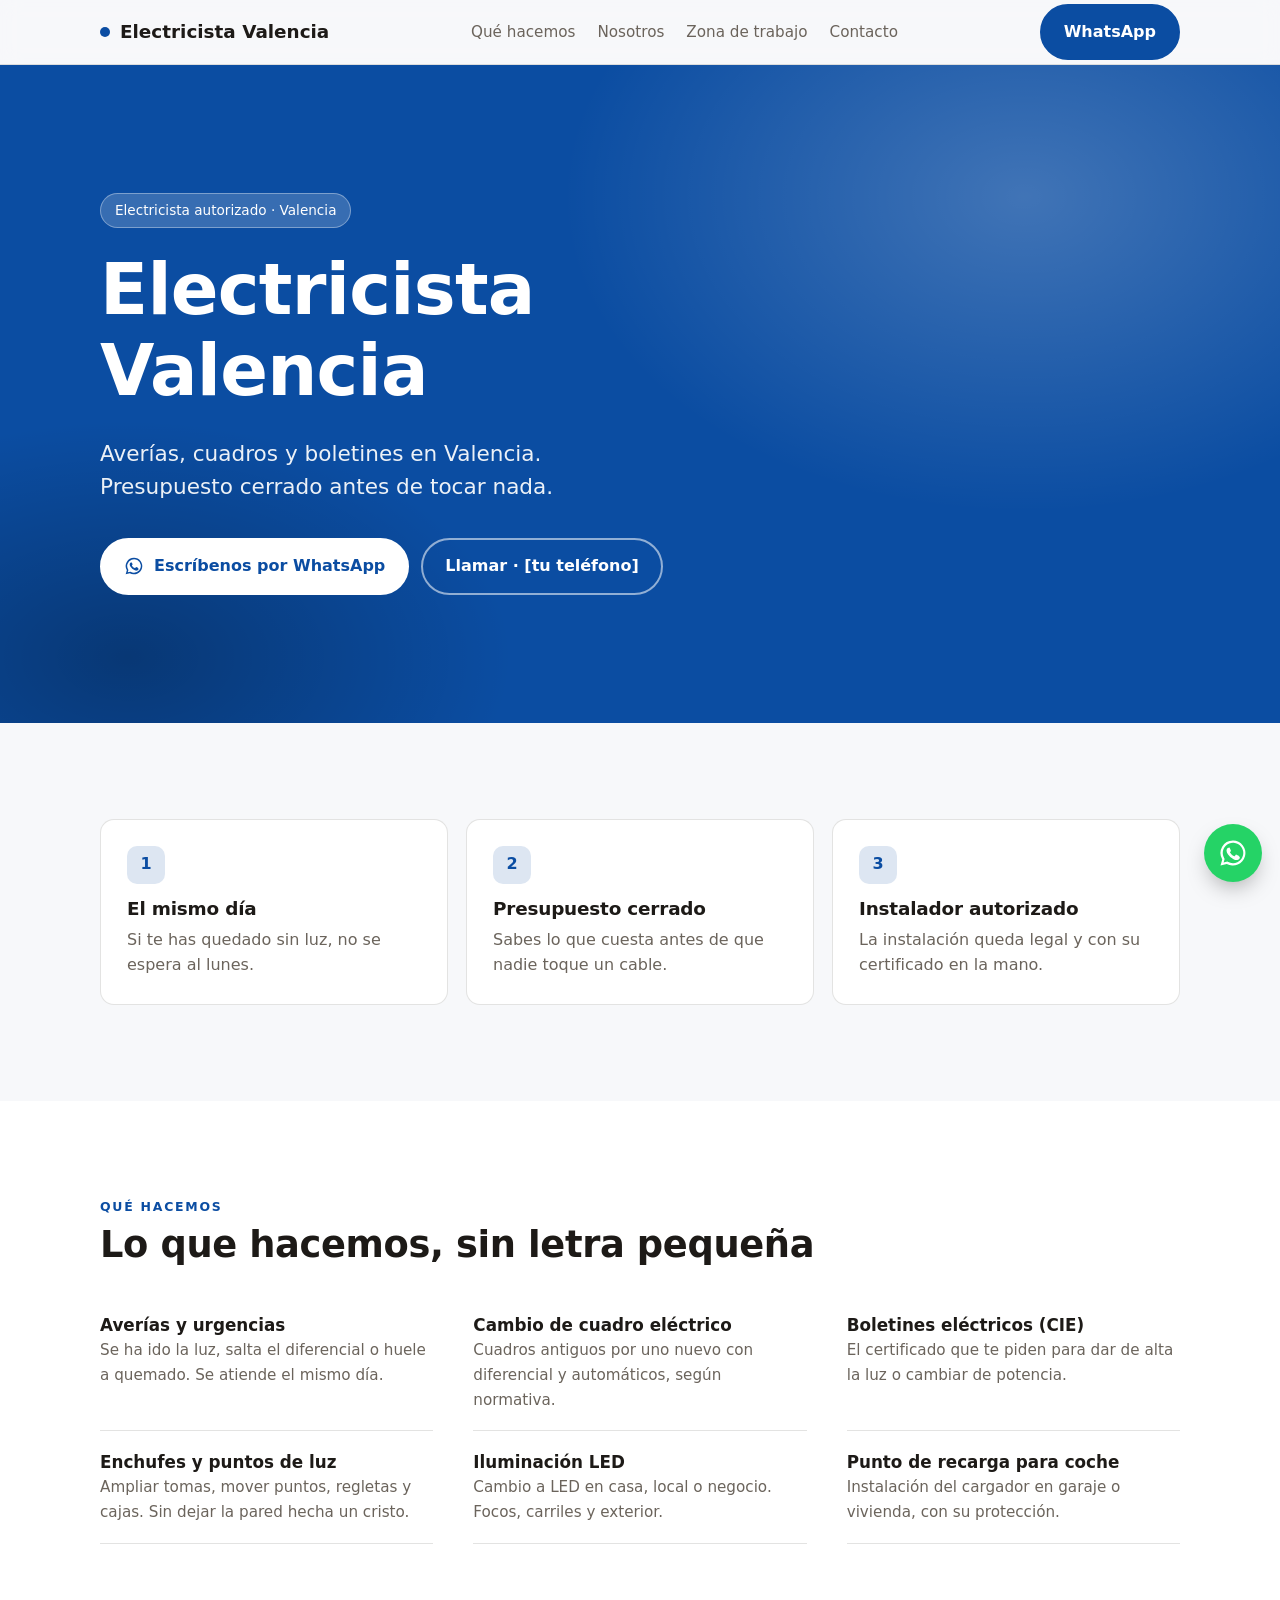
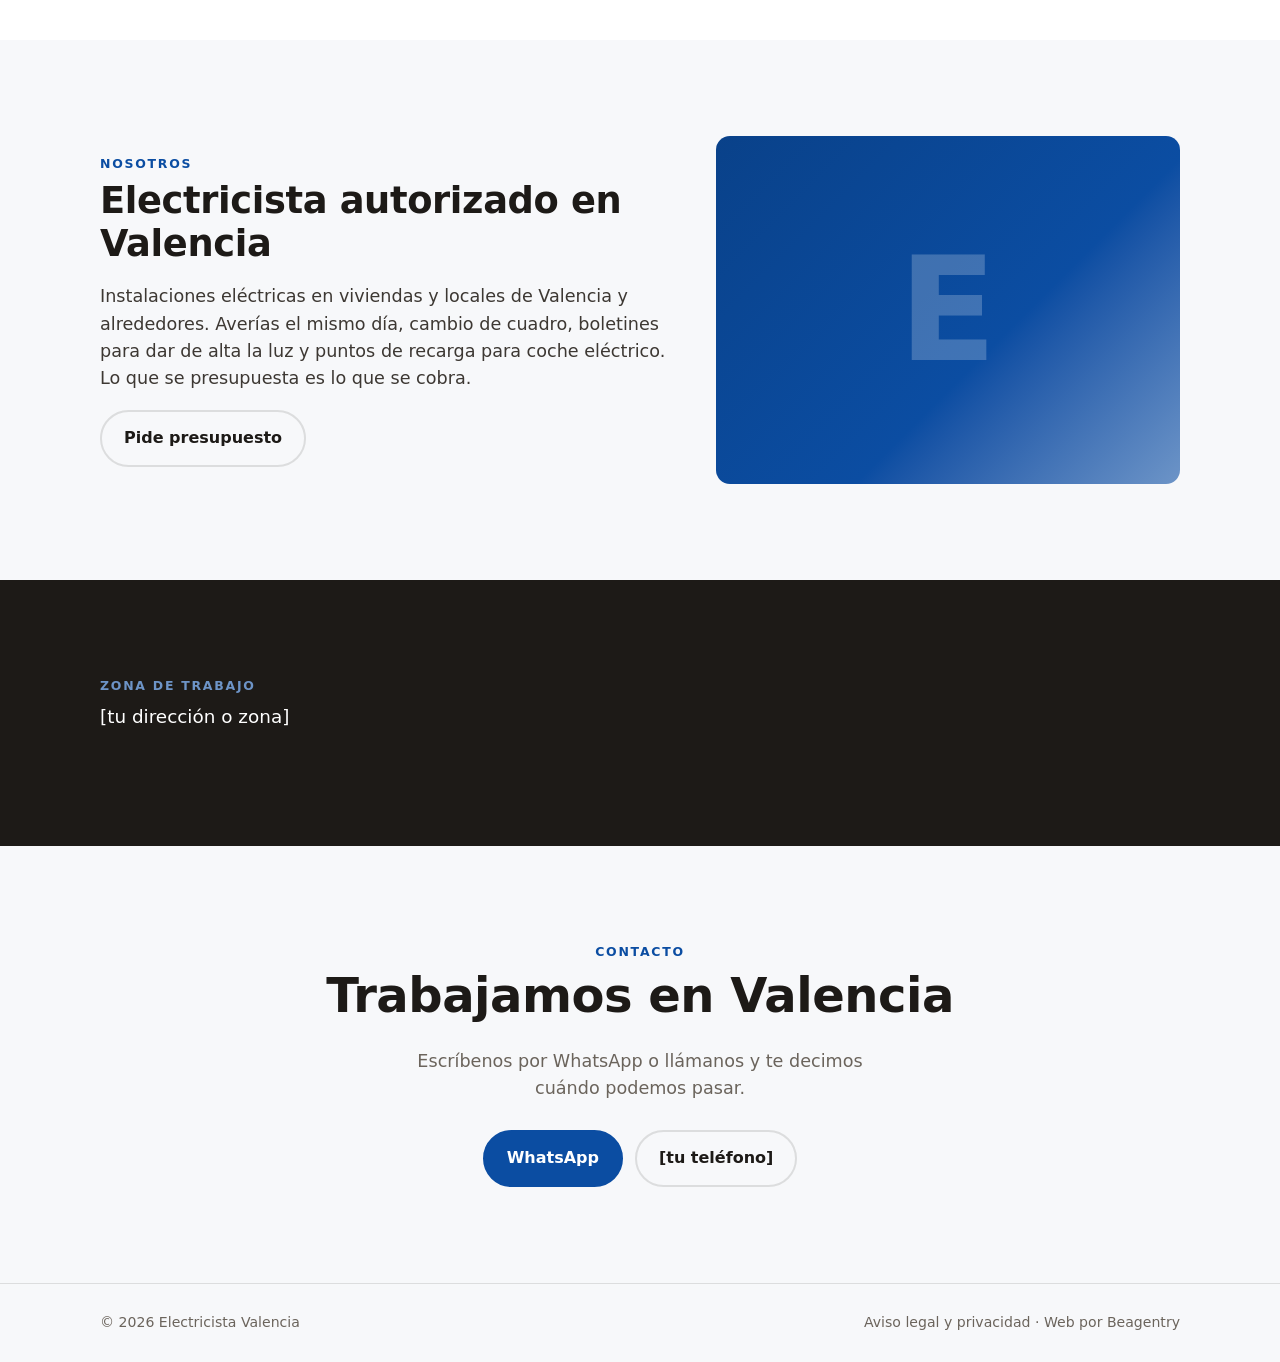
<file: docs/demo/electricista-valencia-Qe3tjKhNNfmT/index.html>
<!doctype html>
<html lang="es">
<head>
<meta charset="utf-8">
<meta name="viewport" content="width=device-width, initial-scale=1">
<title>Electricista Valencia · Electricista autorizado en Valencia</title>
<meta name="description" content="Electricista Valencia, Electricista autorizado en Valencia. Averías, cuadros y boletines en Valencia. Presupuesto cerrado antes de tocar nada.">
<meta property="og:title" content="Electricista Valencia · Electricista autorizado en Valencia">
<meta property="og:description" content="Averías, cuadros y boletines en Valencia. Presupuesto cerrado antes de tocar nada.">
<meta property="og:type" content="business.business">

<!-- Demo de prospeccion alojada en el dominio de la agencia: NO se indexa.
     Una pagina publica con el nombre del negocio competiria en Google con la
     suya de verdad, o la suplantaria. Con --final esto desaparece, porque
     entonces la web vive en el dominio del cliente y si tiene que indexarse. -->
<meta name="robots" content="noindex, nofollow">
<link rel="icon" href="data:image/svg+xml,%3Csvg%20xmlns%3D%22http%3A%2F%2Fwww.w3.org%2F2000%2Fsvg%22%20viewBox%3D%220%200%2064%2064%22%3E%3Crect%20width%3D%2264%22%20height%3D%2264%22%20rx%3D%2214%22%20fill%3D%22%230b4da2%22%2F%3E%3Ctext%20x%3D%2232%22%20y%3D%2243%22%20font-family%3D%22Segoe%20UI%2CArial%22%20font-size%3D%2234%22%20font-weight%3D%22700%22%20text-anchor%3D%22middle%22%20fill%3D%22%23fff%22%3EE%3C%2Ftext%3E%3C%2Fsvg%3E">
<script type="application/ld+json">{"@context":"https://schema.org","@type":"LocalBusiness","name":"Electricista Valencia","description":"Averías, cuadros y boletines en Valencia. Presupuesto cerrado antes de tocar nada.","url":"https://electricistavalencia.es","areaServed":"Valencia"}</script>
<style>
:root{
  --c:#0b4da2;
  --fondo:#f7f8fa;
  --tinta:#1d1a17;
  --suave:#6b645c;
  --linea:rgba(29,26,23,.12);
  --blanco:#fff;
  --radio:14px;
}
*{box-sizing:border-box}
html{scroll-behavior:smooth}
body{margin:0;font-family:"Segoe UI",system-ui,-apple-system,sans-serif;color:var(--tinta);background:var(--fondo);line-height:1.55;-webkit-font-smoothing:antialiased}
a{color:inherit}
img{max-width:100%;display:block}
h1,h2,h3{line-height:1.15;margin:0 0 .5em;font-weight:700;letter-spacing:-.01em}
h2{font-size:clamp(1.6rem,3.5vw,2.3rem)}
.wrap{width:min(1080px,92vw);margin:0 auto}
section{padding:clamp(56px,8vw,96px) 0}
.eyebrow{color:var(--c);font-weight:700;text-transform:uppercase;letter-spacing:.14em;font-size:.78rem;margin-bottom:.6em}

/* nav */
nav{position:sticky;top:0;z-index:20;background:color-mix(in srgb,var(--fondo) 88%,transparent);backdrop-filter:blur(10px);border-bottom:1px solid var(--linea)}
nav .wrap{display:flex;align-items:center;justify-content:space-between;height:64px;gap:16px}
.marca{font-weight:800;font-size:1.15rem;text-decoration:none;display:flex;align-items:center;gap:10px}
.marca i{width:10px;height:10px;border-radius:50%;background:var(--c);display:inline-block}
nav ul{display:flex;gap:22px;list-style:none;margin:0;padding:0}
nav ul a{text-decoration:none;font-weight:500;font-size:.95rem;color:var(--suave)}
nav ul a:hover{color:var(--tinta)}
@media(max-width:720px){nav ul{display:none}}

/* botones */
.btn{display:inline-flex;align-items:center;gap:10px;padding:14px 22px;border-radius:999px;font-weight:700;text-decoration:none;border:2px solid var(--c);background:var(--c);color:#fff;transition:transform .15s,box-shadow .15s;white-space:nowrap}
.btn:hover{transform:translateY(-2px);box-shadow:0 10px 24px -10px var(--c)}
.btn.sec{background:transparent;color:var(--tinta);border-color:var(--linea)}
.btn.sec:hover{border-color:var(--tinta);box-shadow:none}
.btn svg{width:20px;height:20px;fill:currentColor}

/* hero */
.hero{position:relative;overflow:hidden;padding:clamp(72px,10vw,130px) 0;color:#fff;background:var(--c)}
.hero::before{content:"";position:absolute;inset:0;background:
  radial-gradient(60% 80% at 80% 20%,rgba(255,255,255,.22),transparent 60%),
  radial-gradient(50% 60% at 10% 90%,rgba(0,0,0,.28),transparent 60%);}

.hero .wrap{position:relative;z-index:2;max-width:760px;margin-left:max(4vw,calc((100vw - 1080px)/2))}
.hero h1{font-size:clamp(2.4rem,6vw,4.4rem);margin-bottom:.35em}
.hero p{font-size:clamp(1.05rem,2vw,1.35rem);opacity:.92;max-width:34ch;margin:0 0 1.6em}
.hero .acciones{display:flex;gap:12px;flex-wrap:wrap}
.hero .btn{background:#fff;color:var(--c);border-color:#fff}
.hero .btn.sec{background:transparent;color:#fff;border-color:rgba(255,255,255,.55)}
.hero .btn.sec:hover{border-color:#fff}
.hero .pill{display:inline-block;background:rgba(255,255,255,.18);border:1px solid rgba(255,255,255,.35);border-radius:999px;padding:6px 14px;font-size:.85rem;margin-bottom:22px}

/* destacados */
.tres{display:grid;grid-template-columns:repeat(auto-fit,minmax(240px,1fr));gap:18px}
.card{background:var(--blanco);border:1px solid var(--linea);border-radius:var(--radio);padding:26px}
.card h3{font-size:1.15rem}
.card p{margin:0;color:var(--suave)}
.card .n{width:38px;height:38px;border-radius:10px;background:color-mix(in srgb,var(--c) 14%,#fff);color:var(--c);display:grid;place-items:center;font-weight:800;margin-bottom:14px}

/* servicios */
.servicios{background:var(--blanco)}
.lista{display:grid;grid-template-columns:repeat(auto-fit,minmax(300px,1fr));gap:0 40px;margin-top:28px}
.item{display:flex;justify-content:space-between;gap:16px;padding:18px 0;border-bottom:1px solid var(--linea)}
.item b{display:block;font-size:1.05rem}
.item span{color:var(--suave);font-size:.95rem}
.item .precio{font-weight:700;color:var(--c);white-space:nowrap}

/* sobre */
.sobre .wrap{display:grid;grid-template-columns:1.1fr .9fr;gap:48px;align-items:center}
.sobre p{font-size:1.1rem;color:#3d3833}
.sobre .lado{aspect-ratio:4/3;border-radius:var(--radio);background:
  linear-gradient(135deg,color-mix(in srgb,var(--c) 85%,#000),var(--c) 60%,color-mix(in srgb,var(--c) 60%,#fff));position:relative;overflow:hidden}
.sobre .lado::after{content:"E";position:absolute;inset:0;display:grid;place-items:center;font-size:9rem;font-weight:800;color:rgba(255,255,255,.22)}

@media(max-width:800px){.sobre .wrap{grid-template-columns:1fr}}

/* galeria */
.galeria .wrap{display:grid;grid-template-columns:repeat(auto-fill,minmax(220px,1fr));gap:12px}
.galeria img{aspect-ratio:1;object-fit:cover;border-radius:12px}

/* horario y donde */
.donde{background:var(--tinta);color:#fff}
.donde .wrap{display:grid;grid-template-columns:1fr 1fr;gap:48px}
.donde .eyebrow{color:color-mix(in srgb,var(--c) 60%,#fff)}
.donde table{border-collapse:collapse;width:100%}
.donde td{padding:10px 0;border-bottom:1px solid rgba(255,255,255,.14)}
.donde td:last-child{text-align:right;opacity:.85}
.donde .dir{font-size:1.15rem;margin:0 0 18px}
.donde .btn{background:#fff;color:var(--tinta);border-color:#fff;margin-top:8px}
@media(max-width:800px){.donde .wrap{grid-template-columns:1fr}}

/* contacto */
.contacto{text-align:center}
.contacto h2{font-size:clamp(1.8rem,4.5vw,3rem)}
.contacto p{color:var(--suave);max-width:46ch;margin:0 auto 28px;font-size:1.1rem}
.contacto .acciones{display:flex;gap:12px;justify-content:center;flex-wrap:wrap}

footer{border-top:1px solid var(--linea);padding:28px 0;font-size:.88rem;color:var(--suave)}
footer .wrap{display:flex;justify-content:space-between;gap:16px;flex-wrap:wrap}
footer a{text-decoration:none}
footer a:hover{text-decoration:underline}

/* whatsapp flotante */
.flot{position:fixed;right:18px;bottom:18px;z-index:30;width:58px;height:58px;border-radius:50%;background:#25d366;display:grid;place-items:center;box-shadow:0 10px 24px -8px rgba(0,0,0,.4)}
.flot svg{width:30px;height:30px;fill:#fff}

/* barra demo */
.demo{position:fixed;left:0;right:0;bottom:0;z-index:40;background:#111;color:#fff;font-size:.92rem;padding:12px 4vw;display:flex;align-items:center;justify-content:center;gap:16px;flex-wrap:wrap;box-shadow:0 -6px 24px rgba(0,0,0,.25)}
.demo b{color:#ffd166}
.demo a{background:#ffd166;color:#111;text-decoration:none;font-weight:800;padding:8px 16px;border-radius:999px;white-space:nowrap}
</style>
</head>
<body>

<nav><div class="wrap">
  <a class="marca" href="#"><i></i>Electricista Valencia</a>
  <ul>
    <li><a href="#servicios">Qué hacemos</a></li>
    <li><a href="#sobre">Nosotros</a></li>
    <li><a href="#donde">Zona de trabajo</a></li>
    <li><a href="#contacto">Contacto</a></li>
  </ul>
  <a class="btn" href="#" target="_blank" rel="noopener">WhatsApp</a>
</div></nav>

<header class="hero"><div class="wrap">
  <span class="pill">Electricista autorizado · Valencia</span>
  <h1>Electricista Valencia</h1>
  <p>Averías, cuadros y boletines en Valencia. Presupuesto cerrado antes de tocar nada.</p>
  <div class="acciones">
    <a class="btn" href="#" target="_blank" rel="noopener">
      <svg viewBox="0 0 24 24"><path d="M12 2a10 10 0 0 0-8.6 15.1L2 22l5-1.3A10 10 0 1 0 12 2zm0 18.2a8.2 8.2 0 0 1-4.2-1.2l-.3-.2-3 .8.8-2.9-.2-.3A8.2 8.2 0 1 1 12 20.2zm4.5-6.1c-.2-.1-1.5-.7-1.7-.8s-.4-.1-.6.1-.6.8-.8 1-.3.2-.5.1a6.7 6.7 0 0 1-3.3-2.9c-.3-.4.3-.4.7-1.3.1-.2 0-.3 0-.4l-.8-1.8c-.2-.5-.4-.4-.6-.4h-.5a1 1 0 0 0-.7.3 3 3 0 0 0-.9 2.2 5.2 5.2 0 0 0 1.1 2.7 11.8 11.8 0 0 0 4.5 4c1.7.7 2.3.8 3.1.6a2.7 2.7 0 0 0 1.8-1.2 2.2 2.2 0 0 0 .1-1.2c0-.1-.2-.2-.5-.3z"/></svg>
      Escríbenos por WhatsApp</a>
    <a class="btn sec" href="#">Llamar · [tu teléfono]</a>
  </div>
</div></header>


<section><div class="wrap">
  <div class="tres">
    
    <div class="card"><div class="n">1</div><h3>El mismo día</h3><p>Si te has quedado sin luz, no se espera al lunes.</p></div>
    
    <div class="card"><div class="n">2</div><h3>Presupuesto cerrado</h3><p>Sabes lo que cuesta antes de que nadie toque un cable.</p></div>
    
    <div class="card"><div class="n">3</div><h3>Instalador autorizado</h3><p>La instalación queda legal y con su certificado en la mano.</p></div>
    
  </div>
</div></section>


<section class="servicios" id="servicios"><div class="wrap">
  <div class="eyebrow">Qué hacemos</div>
  <h2>Lo que hacemos, sin letra pequeña</h2>
  <div class="lista">
    
    <div class="item"><div><b>Averías y urgencias</b><span>Se ha ido la luz, salta el diferencial o huele a quemado. Se atiende el mismo día.</span></div></div>
    
    <div class="item"><div><b>Cambio de cuadro eléctrico</b><span>Cuadros antiguos por uno nuevo con diferencial y automáticos, según normativa.</span></div></div>
    
    <div class="item"><div><b>Boletines eléctricos (CIE)</b><span>El certificado que te piden para dar de alta la luz o cambiar de potencia.</span></div></div>
    
    <div class="item"><div><b>Enchufes y puntos de luz</b><span>Ampliar tomas, mover puntos, regletas y cajas. Sin dejar la pared hecha un cristo.</span></div></div>
    
    <div class="item"><div><b>Iluminación LED</b><span>Cambio a LED en casa, local o negocio. Focos, carriles y exterior.</span></div></div>
    
    <div class="item"><div><b>Punto de recarga para coche</b><span>Instalación del cargador en garaje o vivienda, con su protección.</span></div></div>
    
  </div>
</div></section>

<section class="sobre" id="sobre"><div class="wrap">
  <div>
    <div class="eyebrow">Nosotros</div>
    <h2>Electricista autorizado en Valencia</h2>
    <p>Instalaciones eléctricas en viviendas y locales de Valencia y alrededores. Averías el mismo día, cambio de cuadro, boletines para dar de alta la luz y puntos de recarga para coche eléctrico. Lo que se presupuesta es lo que se cobra.</p>
    <a class="btn sec" href="#contacto">Pide presupuesto</a>
  </div>
  <div class="lado"></div>
</div></section>



<section class="donde" id="donde"><div class="wrap">
  
  <div>
    <div class="eyebrow">Zona de trabajo</div>
    <p class="dir">[tu dirección o zona]</p>
    
  </div>
</div></section>

<section class="contacto" id="contacto"><div class="wrap">
  <div class="eyebrow">Contacto</div>
  <h2>Trabajamos en Valencia</h2>
  <p>Escríbenos por WhatsApp o llámanos y te decimos cuándo podemos pasar.</p>
  <div class="acciones">
    <a class="btn" href="#" target="_blank" rel="noopener">WhatsApp</a>
    <a class="btn sec" href="#">[tu teléfono]</a>
    
    
  </div>
</div></section>

<footer><div class="wrap">
  <span>© 2026 Electricista Valencia</span>
  <span><a href="legal.html">Aviso legal y privacidad</a> · Web por <a href="https://beagentry.com" target="_blank" rel="noopener">Beagentry</a></span>
</div></footer>

<a class="flot" href="#" target="_blank" rel="noopener" aria-label="WhatsApp">
  <svg viewBox="0 0 24 24"><path d="M12 2a10 10 0 0 0-8.6 15.1L2 22l5-1.3A10 10 0 1 0 12 2zm0 18.2a8.2 8.2 0 0 1-4.2-1.2l-.3-.2-3 .8.8-2.9-.2-.3A8.2 8.2 0 1 1 12 20.2zm4.5-6.1c-.2-.1-1.5-.7-1.7-.8s-.4-.1-.6.1-.6.8-.8 1-.3.2-.5.1a6.7 6.7 0 0 1-3.3-2.9c-.3-.4.3-.4.7-1.3.1-.2 0-.3 0-.4l-.8-1.8c-.2-.5-.4-.4-.6-.4h-.5a1 1 0 0 0-.7.3 3 3 0 0 0-.9 2.2 5.2 5.2 0 0 0 1.1 2.7 11.8 11.8 0 0 0 4.5 4c1.7.7 2.3.8 3.1.6a2.7 2.7 0 0 0 1.8-1.2 2.2 2.2 0 0 0 .1-1.2c0-.1-.2-.2-.5-.3z"/></svg>
</a>



</body>
</html>
</file>
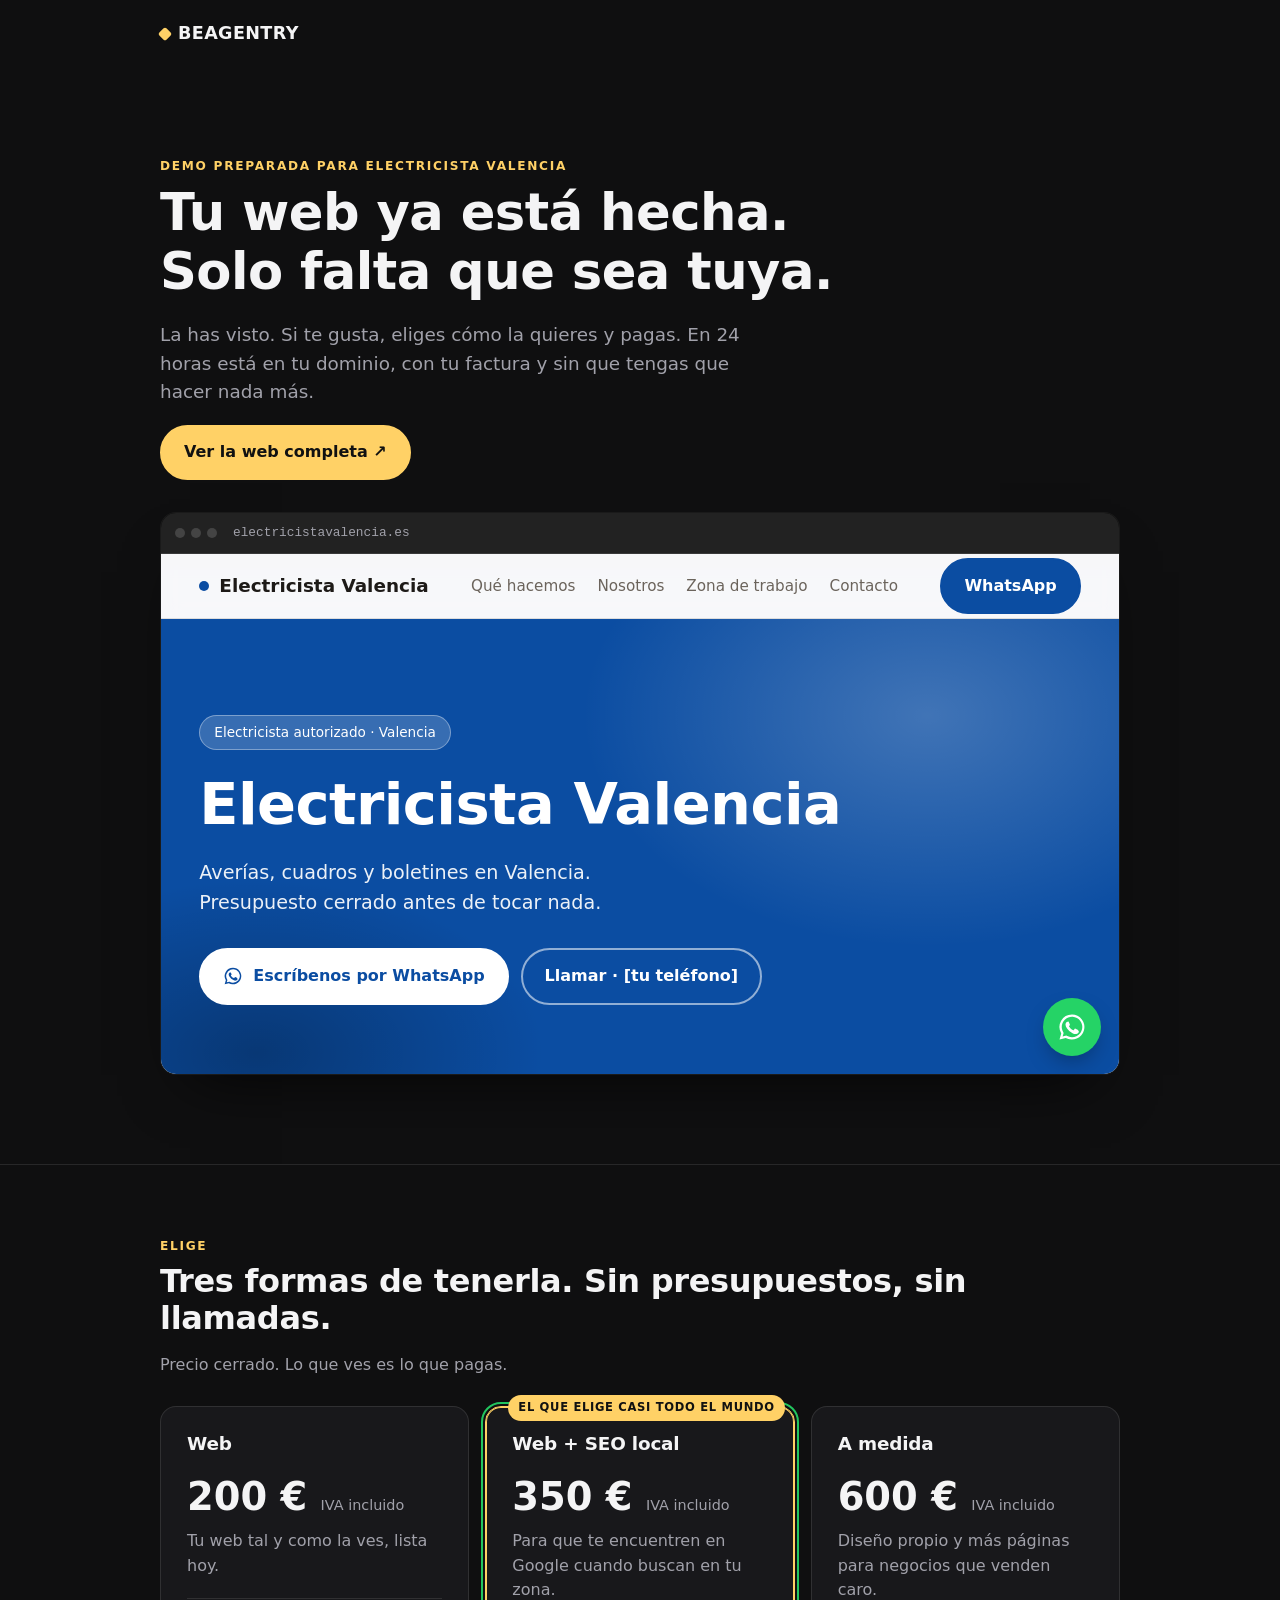
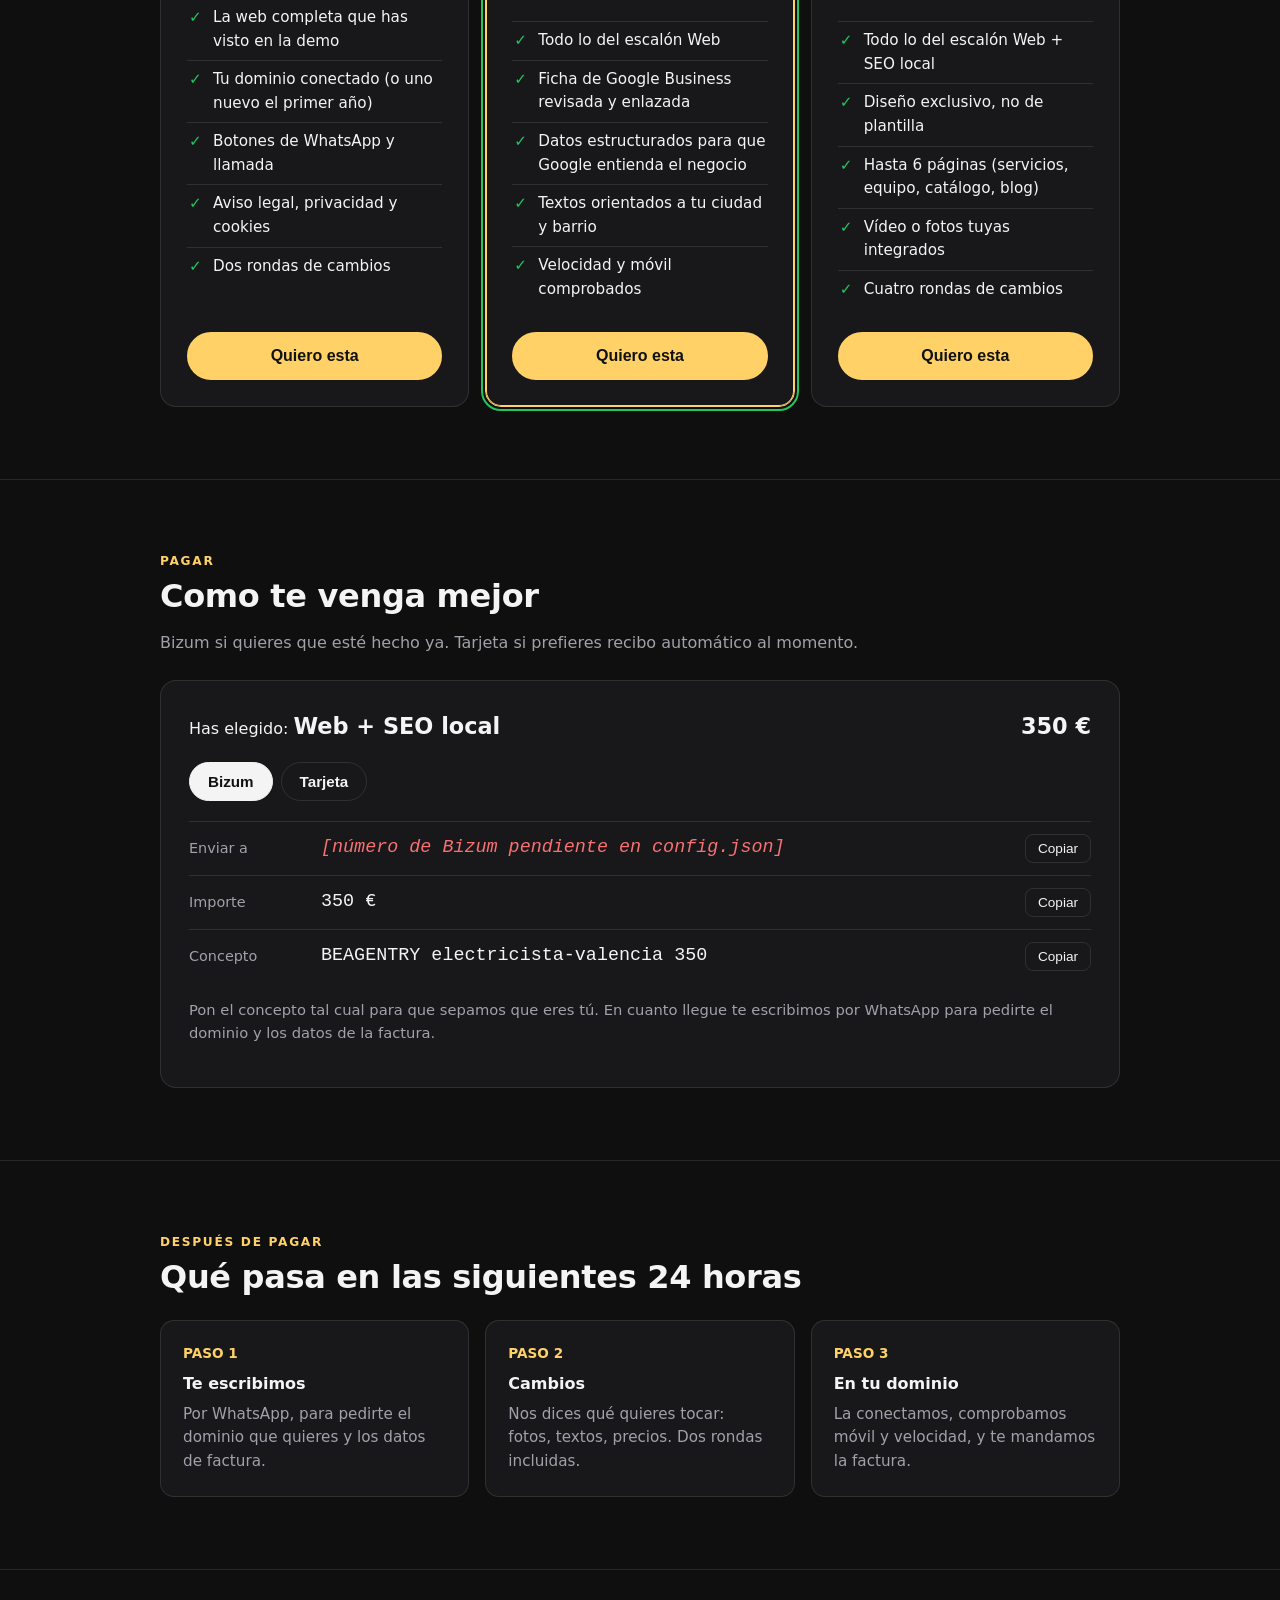
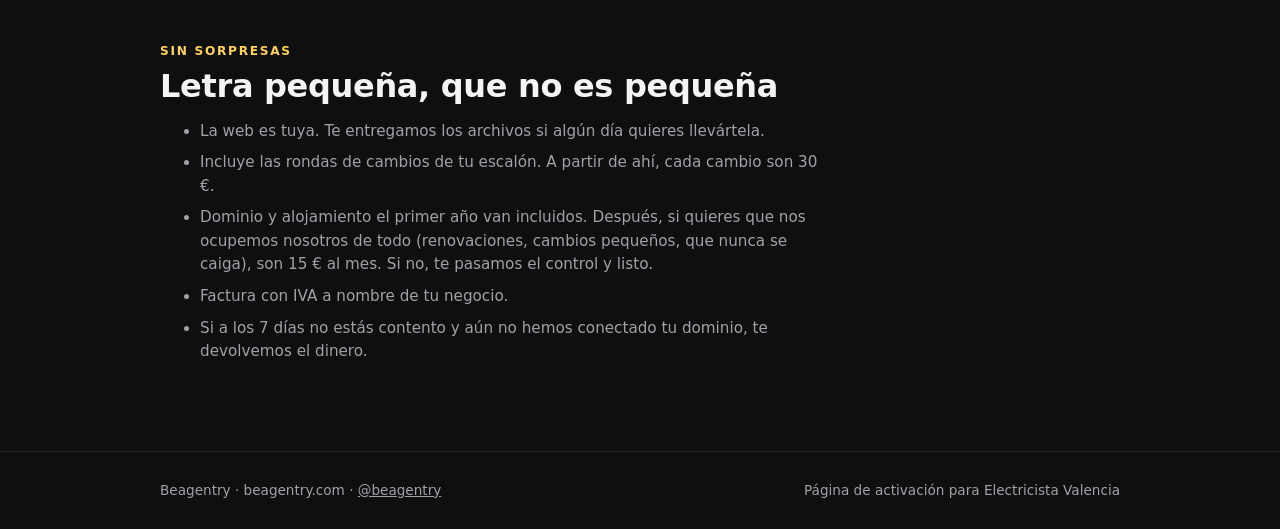
<file: docs/demo/electricista-valencia-Qe3tjKhNNfmT/activar.html>
<!doctype html>
<html lang="es">
<head>
<meta charset="utf-8">
<meta name="viewport" content="width=device-width, initial-scale=1">
<title>Activa la web de Electricista Valencia · Beagentry</title>
<meta name="robots" content="noindex">
<style>
:root{--ac:#ffd166;--fondo:#0f0f10;--panel:#18181b;--linea:rgba(255,255,255,.1);--tinta:#f4f4f5;--suave:#a1a1aa;--ok:#22c55e}
*{box-sizing:border-box}
body{margin:0;background:var(--fondo);color:var(--tinta);font-family:"Segoe UI",system-ui,-apple-system,sans-serif;line-height:1.55;-webkit-font-smoothing:antialiased}
a{color:inherit}
.wrap{width:min(960px,92vw);margin:0 auto}
h1,h2,h3{line-height:1.15;margin:0 0 .4em;letter-spacing:-.01em}
h1{font-size:clamp(2rem,5vw,3.2rem)}
h2{font-size:clamp(1.4rem,3vw,2rem)}
section{padding:clamp(40px,6vw,72px) 0;border-top:1px solid var(--linea)}
.suave{color:var(--suave)}
.eyebrow{color:var(--ac);font-weight:700;text-transform:uppercase;letter-spacing:.14em;font-size:.76rem;margin-bottom:.6em}
header{padding:20px 0}
header .wrap{display:flex;justify-content:space-between;align-items:center;gap:12px;flex-wrap:wrap}
.logo{font-weight:800;font-size:1.1rem;letter-spacing:.02em;text-decoration:none}
.logo i{display:inline-block;width:10px;height:10px;background:var(--ac);border-radius:2px;margin-right:8px;transform:rotate(45deg)}
.btn{display:inline-flex;align-items:center;gap:8px;padding:13px 22px;border-radius:999px;font-weight:700;text-decoration:none;background:var(--ac);color:#111;border:2px solid var(--ac);cursor:pointer;font-size:1rem;transition:transform .15s}
.btn:hover{transform:translateY(-2px)}
.btn.sec{background:transparent;color:var(--tinta);border-color:var(--linea)}
.btn.sec:hover{border-color:var(--tinta)}
.hero{padding:clamp(40px,7vw,90px) 0}
.hero p{font-size:1.15rem;max-width:52ch}
.marco{margin-top:32px;border:1px solid var(--linea);border-radius:16px;overflow:hidden;background:#000;box-shadow:0 30px 60px -30px rgba(0,0,0,.8)}
.marco .barra{display:flex;gap:6px;padding:10px 14px;background:#222;border-bottom:1px solid var(--linea);align-items:center}
.marco .barra i{width:10px;height:10px;border-radius:50%;background:#444}
.marco .barra span{margin-left:10px;font-size:.8rem;color:var(--suave);font-family:ui-monospace,monospace}
.marco iframe{width:100%;height:520px;border:0;display:block;background:#fff}
@media(max-width:700px){.marco iframe{height:420px}}

/* escalones */
.escalones{display:grid;grid-template-columns:repeat(auto-fit,minmax(260px,1fr));gap:16px;margin-top:28px}
.esc{background:var(--panel);border:1px solid var(--linea);border-radius:16px;padding:26px;display:flex;flex-direction:column;position:relative}
.esc.destacado{border-color:var(--ac);box-shadow:0 0 0 1px var(--ac) inset}
.esc .tag{position:absolute;top:-12px;left:22px;background:var(--ac);color:#111;font-size:.72rem;font-weight:800;padding:4px 10px;border-radius:999px;letter-spacing:.06em;text-transform:uppercase}
.esc h3{font-size:1.15rem}
.esc .precio{font-size:2.4rem;font-weight:800;margin:6px 0 2px}
.esc .precio small{font-size:.9rem;color:var(--suave);font-weight:500}
.esc .resumen{color:var(--suave);margin:0 0 18px;min-height:3.2em}
.esc ul{list-style:none;padding:0;margin:0 0 24px;flex:1}
.esc li{padding:7px 0 7px 26px;position:relative;font-size:.95rem;border-top:1px solid var(--linea)}
.esc li::before{content:"✓";position:absolute;left:2px;color:var(--ok);font-weight:800}
.esc .btn{justify-content:center}
.esc.sel{outline:2px solid var(--ok);outline-offset:2px}

/* pago */
#pagar{scroll-margin-top:16px}
.pago{background:var(--panel);border:1px solid var(--linea);border-radius:16px;padding:28px;margin-top:24px}
.pago .cab{display:flex;justify-content:space-between;align-items:baseline;flex-wrap:wrap;gap:8px;margin-bottom:18px}
.pago .cab b{font-size:1.4rem}
.tabs{display:flex;gap:8px;margin-bottom:20px}
.tabs button{background:transparent;border:1px solid var(--linea);color:var(--tinta);padding:10px 18px;border-radius:999px;font-weight:700;cursor:pointer;font-size:.95rem}
.tabs button.on{background:var(--tinta);color:#111;border-color:var(--tinta)}
.panel{display:none}
.panel.on{display:block}
.dato{display:grid;grid-template-columns:120px 1fr auto;gap:12px;align-items:center;padding:12px 0;border-top:1px solid var(--linea)}
.dato span{color:var(--suave);font-size:.9rem}
.dato code{font-size:1.15rem;font-family:ui-monospace,Consolas,monospace;word-break:break-all}
.dato button{background:transparent;border:1px solid var(--linea);color:var(--tinta);padding:6px 12px;border-radius:8px;cursor:pointer;font-size:.85rem}
.dato button.hecho{border-color:var(--ok);color:var(--ok)}
@media(max-width:600px){.dato{grid-template-columns:1fr auto}.dato span{grid-column:1/-1}}
.nota{font-size:.92rem;color:var(--suave);margin-top:16px}
.pendiente{color:#f87171}

/* pasos */
.pasos{display:grid;grid-template-columns:repeat(auto-fit,minmax(220px,1fr));gap:16px;margin-top:24px}
.paso{border:1px solid var(--linea);border-radius:14px;padding:22px;background:var(--panel)}
.paso .n{color:var(--ac);font-weight:800;font-size:.85rem;margin-bottom:8px}
.paso b{display:block;margin-bottom:6px}
.paso p{margin:0;color:var(--suave);font-size:.95rem}

.letra{font-size:.95rem;color:var(--suave);max-width:70ch}
.letra li{margin-bottom:8px}
footer{padding:28px 0;border-top:1px solid var(--linea);font-size:.85rem;color:var(--suave)}
footer .wrap{display:flex;justify-content:space-between;flex-wrap:wrap;gap:10px}
</style>
</head>
<body>

<header><div class="wrap">
  <a class="logo" href="https://beagentry.com"><i></i>BEAGENTRY</a>
  
</div></header>

<section class="hero" style="border-top:0"><div class="wrap">
  <div class="eyebrow">Demo preparada para Electricista Valencia</div>
  <h1>Tu web ya está hecha.<br>Solo falta que sea tuya.</h1>
  <p class="suave">La has visto. Si te gusta, eliges cómo la quieres y pagas. En 24 horas está en tu dominio, con tu factura y sin que tengas que hacer nada más.</p>
  <p><a class="btn" href="index.html" target="_blank" rel="noopener">Ver la web completa ↗</a></p>
  <div class="marco">
    <div class="barra"><i></i><i></i><i></i><span>electricistavalencia.es</span></div>
    <iframe src="index.html" title="Demo de Electricista Valencia" loading="lazy"></iframe>
  </div>
</div></section>

<section id="precios"><div class="wrap">
  <div class="eyebrow">Elige</div>
  <h2>Tres formas de tenerla. Sin presupuestos, sin llamadas.</h2>
  <p class="suave">Precio cerrado. Lo que ves es lo que pagas.</p>
  <div class="escalones">
    
    <div class="esc" data-clave="200" data-precio="200" data-nombre="Web" data-stripe="">
      
      <h3>Web</h3>
      <div class="precio">200 € <small>IVA incluido</small></div>
      <p class="resumen">Tu web tal y como la ves, lista hoy.</p>
      <ul><li>La web completa que has visto en la demo</li><li>Tu dominio conectado (o uno nuevo el primer año)</li><li>Botones de WhatsApp y llamada</li><li>Aviso legal, privacidad y cookies</li><li>Dos rondas de cambios</li></ul>
      <button class="btn elegir" type="button">Quiero esta</button>
    </div>
    
    <div class="esc destacado" data-clave="350" data-precio="350" data-nombre="Web + SEO local" data-stripe="">
      <span class="tag">El que elige casi todo el mundo</span>
      <h3>Web + SEO local</h3>
      <div class="precio">350 € <small>IVA incluido</small></div>
      <p class="resumen">Para que te encuentren en Google cuando buscan en tu zona.</p>
      <ul><li>Todo lo del escalón Web</li><li>Ficha de Google Business revisada y enlazada</li><li>Datos estructurados para que Google entienda el negocio</li><li>Textos orientados a tu ciudad y barrio</li><li>Velocidad y móvil comprobados</li></ul>
      <button class="btn elegir" type="button">Quiero esta</button>
    </div>
    
    <div class="esc" data-clave="600" data-precio="600" data-nombre="A medida" data-stripe="">
      
      <h3>A medida</h3>
      <div class="precio">600 € <small>IVA incluido</small></div>
      <p class="resumen">Diseño propio y más páginas para negocios que venden caro.</p>
      <ul><li>Todo lo del escalón Web + SEO local</li><li>Diseño exclusivo, no de plantilla</li><li>Hasta 6 páginas (servicios, equipo, catálogo, blog)</li><li>Vídeo o fotos tuyas integrados</li><li>Cuatro rondas de cambios</li></ul>
      <button class="btn elegir" type="button">Quiero esta</button>
    </div>
    
  </div>
</div></section>

<section id="pagar"><div class="wrap">
  <div class="eyebrow">Pagar</div>
  <h2>Como te venga mejor</h2>
  <p class="suave">Bizum si quieres que esté hecho ya. Tarjeta si prefieres recibo automático al momento.</p>
  <div class="pago">
    <div class="cab"><span>Has elegido: <b id="p-nombre">Web + SEO local</b></span><b id="p-precio">350 €</b></div>
    <div class="tabs">
      <button type="button" class="on" data-tab="bizum">Bizum</button>
      <button type="button" data-tab="tarjeta">Tarjeta</button>
    </div>

    <div class="panel on" id="tab-bizum">
      <div class="dato"><span>Enviar a</span><code><em class="pendiente">[número de Bizum pendiente en config.json]</em></code><button type="button" data-copia="">Copiar</button></div>
      <div class="dato"><span>Importe</span><code id="b-importe">350 €</code><button type="button" data-copia-id="b-importe-raw">Copiar</button><span id="b-importe-raw" hidden>350</span></div>
      <div class="dato"><span>Concepto</span><code id="b-concepto">BEAGENTRY electricista-valencia</code><button type="button" data-copia-id="b-concepto">Copiar</button></div>
      <p class="nota">Pon el concepto tal cual para que sepamos que eres tú. En cuanto llegue te escribimos por WhatsApp para pedirte el dominio y los datos de la factura.</p>
    </div>

    <div class="panel" id="tab-tarjeta">
      <p id="t-con"><a class="btn" id="t-boton" href="#" target="_blank" rel="noopener">Pagar con tarjeta →</a></p>
      <p id="t-sin" class="nota" hidden>El pago con tarjeta de este escalón aún no está activado. Escríbenos y te mandamos el enlace en un minuto.</p>
      <p class="nota">Pago seguro con tarjeta, Apple Pay o Google Pay. Recibes el recibo por correo al momento.</p>
    </div>
  </div>
</div></section>

<section><div class="wrap">
  <div class="eyebrow">Después de pagar</div>
  <h2>Qué pasa en las siguientes 24 horas</h2>
  <div class="pasos">
    <div class="paso"><div class="n">PASO 1</div><b>Te escribimos</b><p>Por WhatsApp, para pedirte el dominio que quieres y los datos de factura.</p></div>
    <div class="paso"><div class="n">PASO 2</div><b>Cambios</b><p>Nos dices qué quieres tocar: fotos, textos, precios. Dos rondas incluidas.</p></div>
    <div class="paso"><div class="n">PASO 3</div><b>En tu dominio</b><p>La conectamos, comprobamos móvil y velocidad, y te mandamos la factura.</p></div>
  </div>
</div></section>

<section><div class="wrap">
  <div class="eyebrow">Sin sorpresas</div>
  <h2>Letra pequeña, que no es pequeña</h2>
  <ul class="letra">
    <li>La web es tuya. Te entregamos los archivos si algún día quieres llevártela.</li>
    <li>Incluye las rondas de cambios de tu escalón. A partir de ahí, cada cambio son 30 €.</li>
    <li>Dominio y alojamiento el primer año van incluidos. Después, si quieres que nos ocupemos nosotros de todo (renovaciones, cambios pequeños, que nunca se caiga), son 15 € al mes. Si no, te pasamos el control y listo.</li>
    <li>Factura con IVA a nombre de tu negocio.</li>
    <li>Si a los 7 días no estás contento y aún no hemos conectado tu dominio, te devolvemos el dinero.</li>
  </ul>
</div></section>

<footer><div class="wrap">
  <span>Beagentry · beagentry.com · <a href="https://instagram.com/beagentry" target="_blank" rel="noopener">@beagentry</a></span>
  <span>Página de activación para Electricista Valencia</span>
</div></footer>

<script>
(function(){
  var escs=[].slice.call(document.querySelectorAll('.esc'));
  var pNombre=document.getElementById('p-nombre'),pPrecio=document.getElementById('p-precio');
  var bImp=document.getElementById('b-importe'),bRaw=document.getElementById('b-importe-raw'),bCon=document.getElementById('b-concepto');
  var tCon=document.getElementById('t-con'),tSin=document.getElementById('t-sin'),tBtn=document.getElementById('t-boton');
  var concepto='BEAGENTRY electricista-valencia';
  function elegir(e,scroll){
    escs.forEach(function(x){x.classList.toggle('sel',x===e)});
    var p=e.dataset.precio;
    pNombre.textContent=e.dataset.nombre;pPrecio.textContent=p+' €';
    bImp.textContent=p+' €';bRaw.textContent=p;
    bCon.textContent=concepto+' '+e.dataset.clave;
    var s=e.dataset.stripe;
    tCon.hidden=!s;tSin.hidden=!!s;if(s)tBtn.href=s;
    if(scroll)document.getElementById('pagar').scrollIntoView({behavior:'smooth'});
  }
  escs.forEach(function(e){e.querySelector('.elegir').addEventListener('click',function(){elegir(e,true)})});
  var def=document.querySelector('.esc.destacado')||escs[0];if(def)elegir(def,false);
  document.querySelectorAll('.tabs button').forEach(function(b){b.addEventListener('click',function(){
    document.querySelectorAll('.tabs button').forEach(function(x){x.classList.toggle('on',x===b)});
    document.querySelectorAll('.panel').forEach(function(p){p.classList.toggle('on',p.id==='tab-'+b.dataset.tab)});
  })});
  document.querySelectorAll('[data-copia],[data-copia-id]').forEach(function(b){b.addEventListener('click',function(){
    var t=b.dataset.copia!=null?b.dataset.copia:document.getElementById(b.dataset.copiaId).textContent;
    if(!t)return;
    var done=function(){b.textContent='Copiado';b.classList.add('hecho');setTimeout(function(){b.textContent='Copiar';b.classList.remove('hecho')},1600)};
    if(navigator.clipboard&&navigator.clipboard.writeText){navigator.clipboard.writeText(t).then(done,done)}else{done()}
  })});
})();
</script>
</body>
</html>
</file>
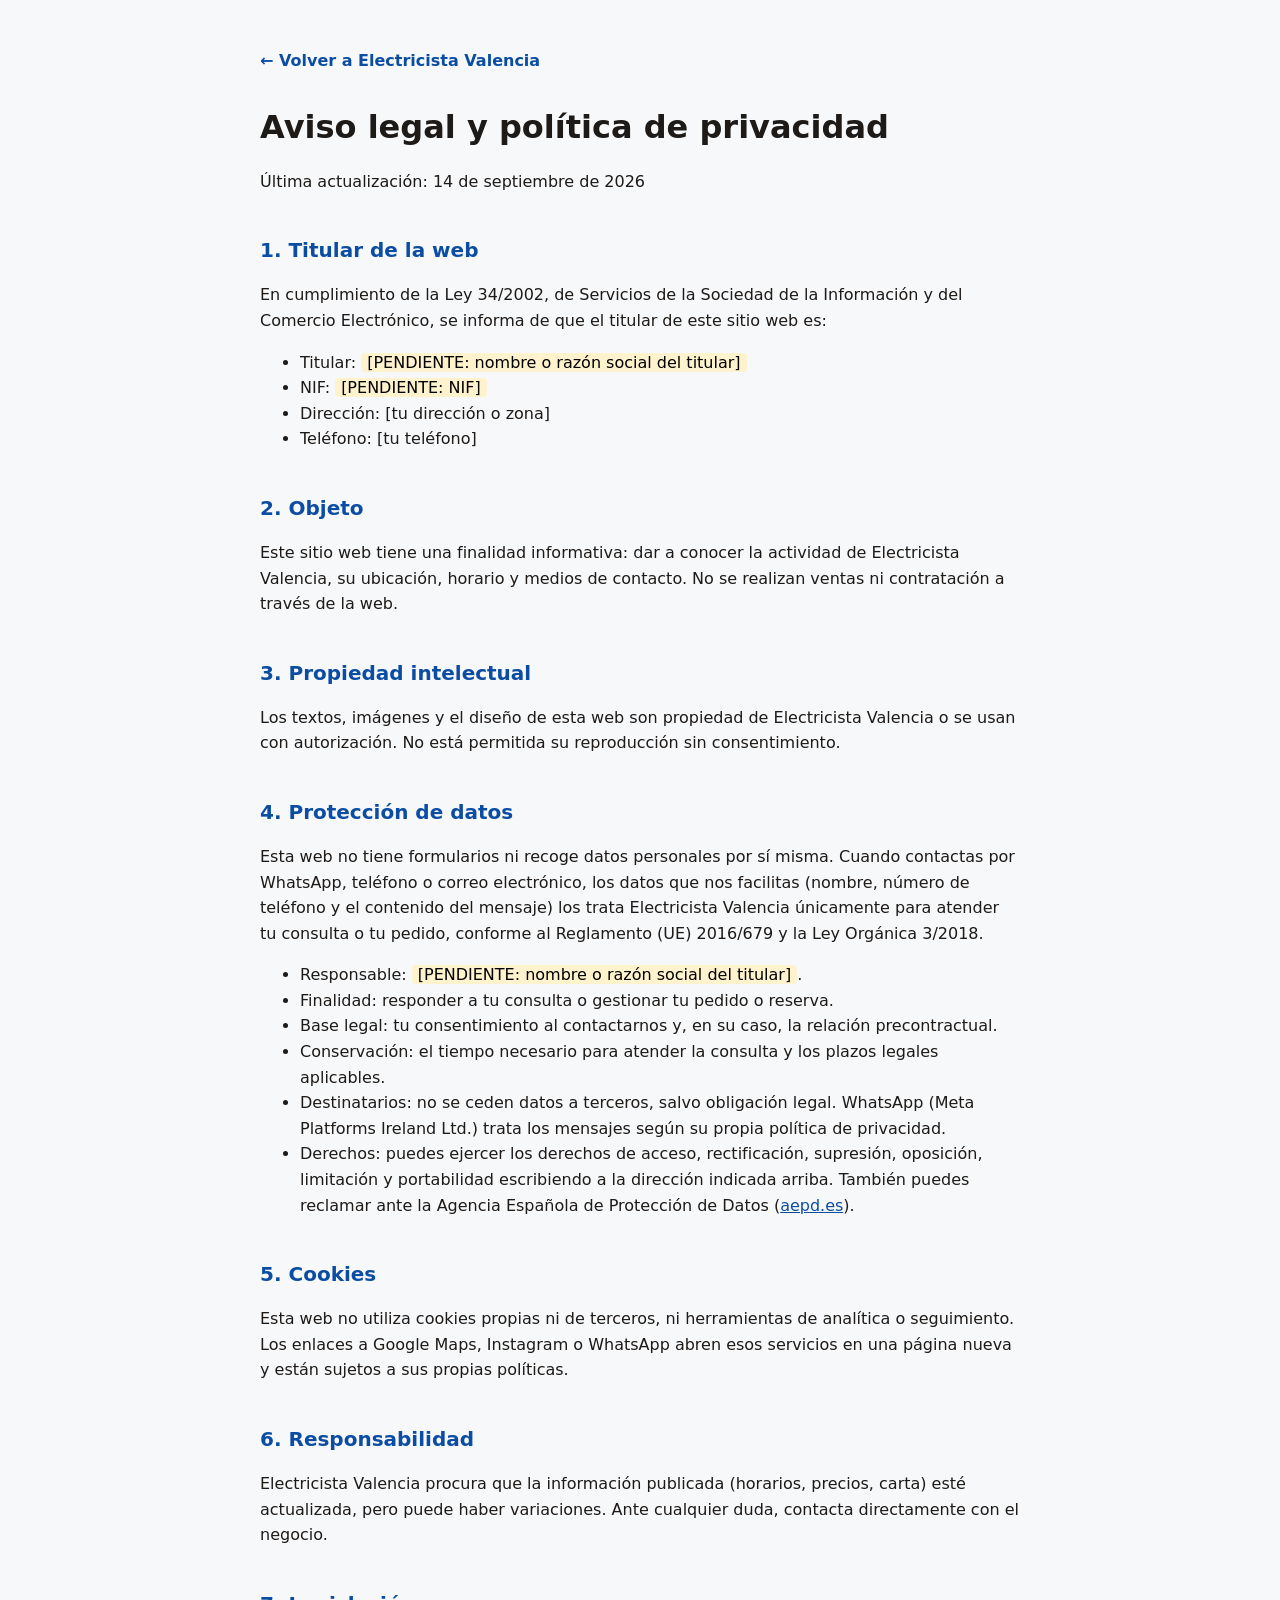
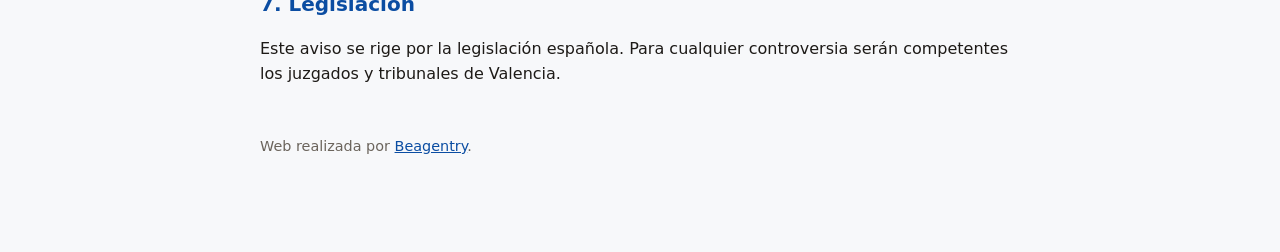
<file: docs/demo/electricista-valencia-Qe3tjKhNNfmT/legal.html>
<!doctype html>
<html lang="es">
<head>
<meta charset="utf-8">
<meta name="viewport" content="width=device-width, initial-scale=1">
<title>Aviso legal y privacidad · Electricista Valencia</title>
<meta name="robots" content="noindex">
<style>
body{margin:0;font-family:"Segoe UI",system-ui,-apple-system,sans-serif;color:#1d1a17;background:#f7f8fa;line-height:1.6}
.wrap{width:min(760px,92vw);margin:0 auto;padding:48px 0 80px}
h1{font-size:2rem;margin:0 0 .3em}
h2{font-size:1.25rem;margin:2em 0 .5em;color:#0b4da2}
p,li{font-size:1rem}
a{color:#0b4da2}
.volver{display:inline-block;margin-bottom:28px;text-decoration:none;font-weight:600}
.pendiente{background:#fff3cd;padding:0 6px;border-radius:4px}
</style>
</head>
<body><div class="wrap">
<a class="volver" href="index.html">← Volver a Electricista Valencia</a>
<h1>Aviso legal y política de privacidad</h1>
<p>Última actualización: 14 de septiembre de 2026</p>

<h2>1. Titular de la web</h2>
<p>En cumplimiento de la Ley 34/2002, de Servicios de la Sociedad de la Información y del Comercio Electrónico, se informa de que el titular de este sitio web es:</p>
<ul>
  <li>Titular: <mark class="pendiente">[PENDIENTE: nombre o razón social del titular]</mark></li>
  <li>NIF: <mark class="pendiente">[PENDIENTE: NIF]</mark></li>
  <li>Dirección: [tu dirección o zona]</li>
  <li>Teléfono: [tu teléfono]</li>
  
</ul>

<h2>2. Objeto</h2>
<p>Este sitio web tiene una finalidad informativa: dar a conocer la actividad de Electricista Valencia, su ubicación, horario y medios de contacto. No se realizan ventas ni contratación a través de la web.</p>

<h2>3. Propiedad intelectual</h2>
<p>Los textos, imágenes y el diseño de esta web son propiedad de Electricista Valencia o se usan con autorización. No está permitida su reproducción sin consentimiento.</p>

<h2>4. Protección de datos</h2>
<p>Esta web no tiene formularios ni recoge datos personales por sí misma. Cuando contactas por WhatsApp, teléfono o correo electrónico, los datos que nos facilitas (nombre, número de teléfono y el contenido del mensaje) los trata Electricista Valencia únicamente para atender tu consulta o tu pedido, conforme al Reglamento (UE) 2016/679 y la Ley Orgánica 3/2018.</p>
<ul>
  <li>Responsable: <mark class="pendiente">[PENDIENTE: nombre o razón social del titular]</mark>.</li>
  <li>Finalidad: responder a tu consulta o gestionar tu pedido o reserva.</li>
  <li>Base legal: tu consentimiento al contactarnos y, en su caso, la relación precontractual.</li>
  <li>Conservación: el tiempo necesario para atender la consulta y los plazos legales aplicables.</li>
  <li>Destinatarios: no se ceden datos a terceros, salvo obligación legal. WhatsApp (Meta Platforms Ireland Ltd.) trata los mensajes según su propia política de privacidad.</li>
  <li>Derechos: puedes ejercer los derechos de acceso, rectificación, supresión, oposición, limitación y portabilidad escribiendo a la dirección indicada arriba. También puedes reclamar ante la Agencia Española de Protección de Datos (<a href="https://www.aepd.es" target="_blank" rel="noopener">aepd.es</a>).</li>
</ul>

<h2>5. Cookies</h2>
<p>Esta web no utiliza cookies propias ni de terceros, ni herramientas de analítica o seguimiento. Los enlaces a Google Maps, Instagram o WhatsApp abren esos servicios en una página nueva y están sujetos a sus propias políticas.</p>

<h2>6. Responsabilidad</h2>
<p>Electricista Valencia procura que la información publicada (horarios, precios, carta) esté actualizada, pero puede haber variaciones. Ante cualquier duda, contacta directamente con el negocio.</p>

<h2>7. Legislación</h2>
<p>Este aviso se rige por la legislación española. Para cualquier controversia serán competentes los juzgados y tribunales de Valencia.</p>

<p style="margin-top:48px;color:#6b645c;font-size:.9rem">Web realizada por <a href="https://beagentry.com" target="_blank" rel="noopener">Beagentry</a>.</p>
</div></body>
</html>
</file>
